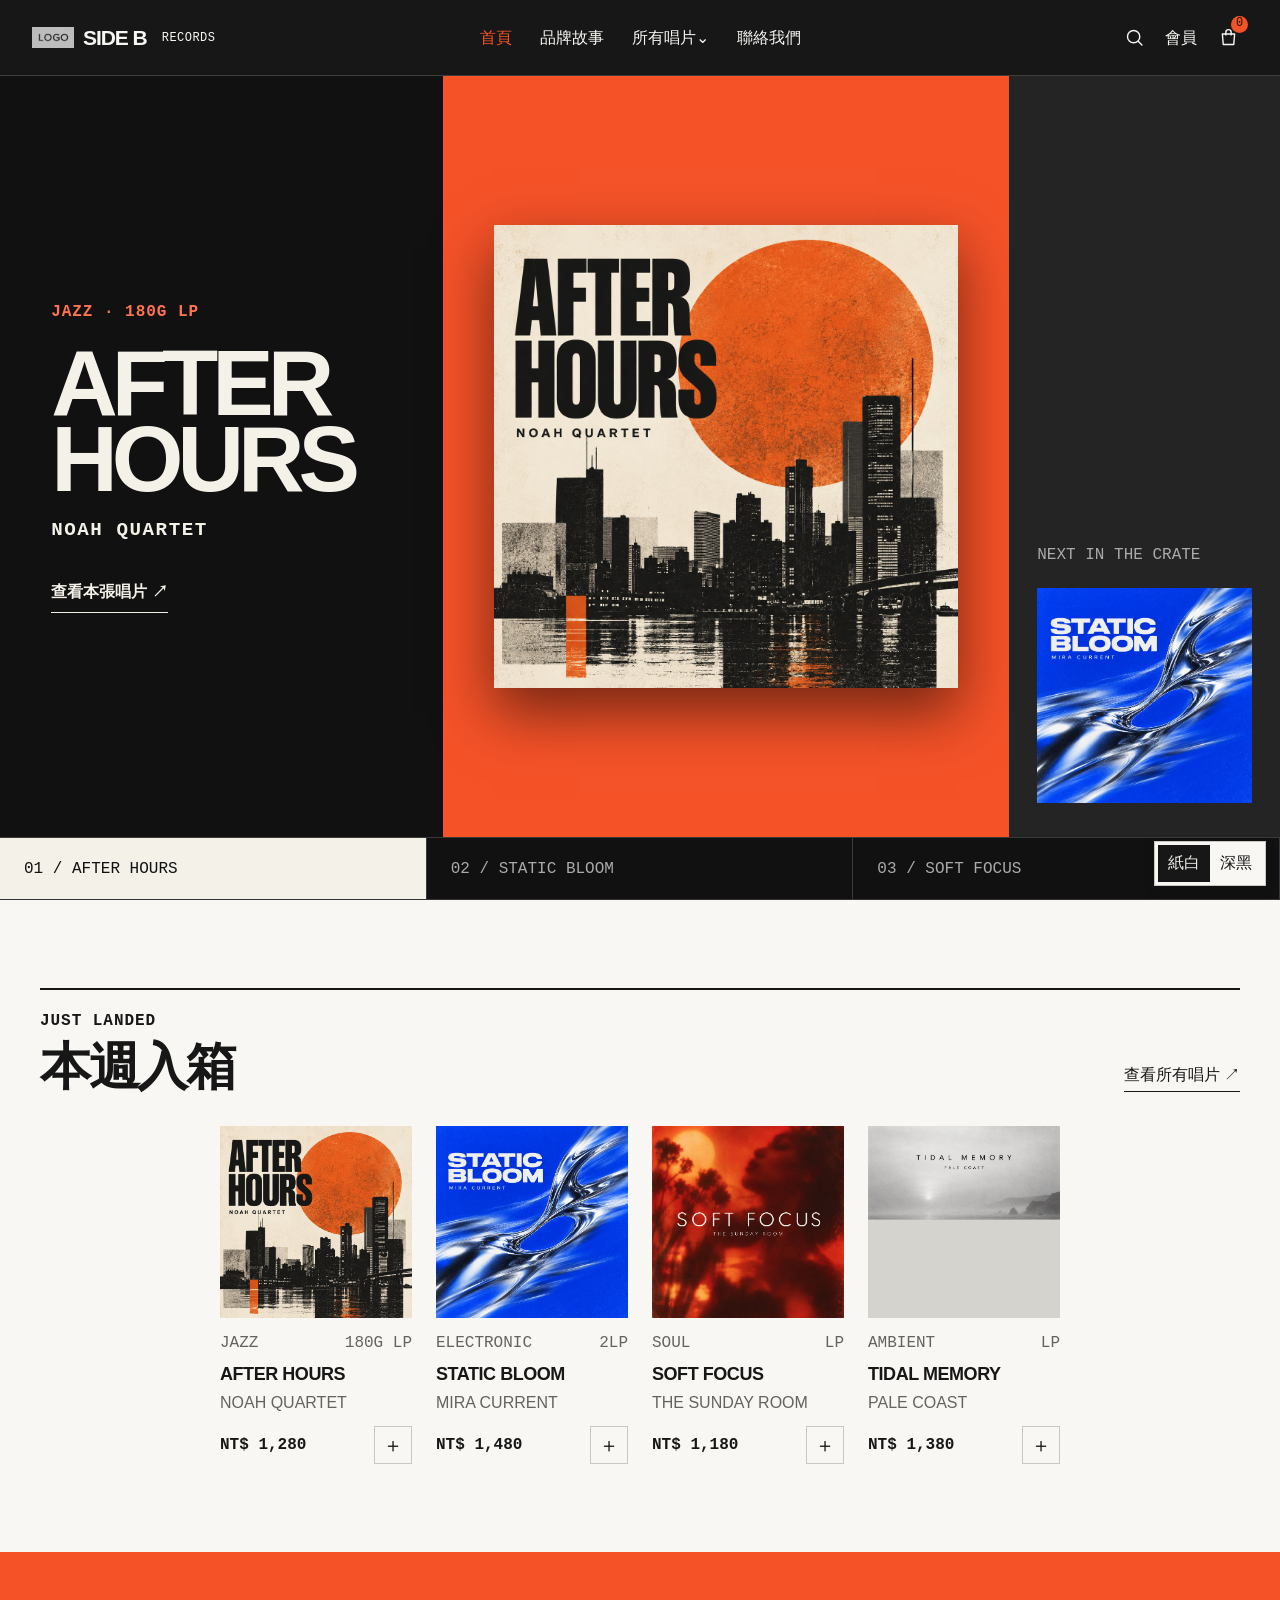
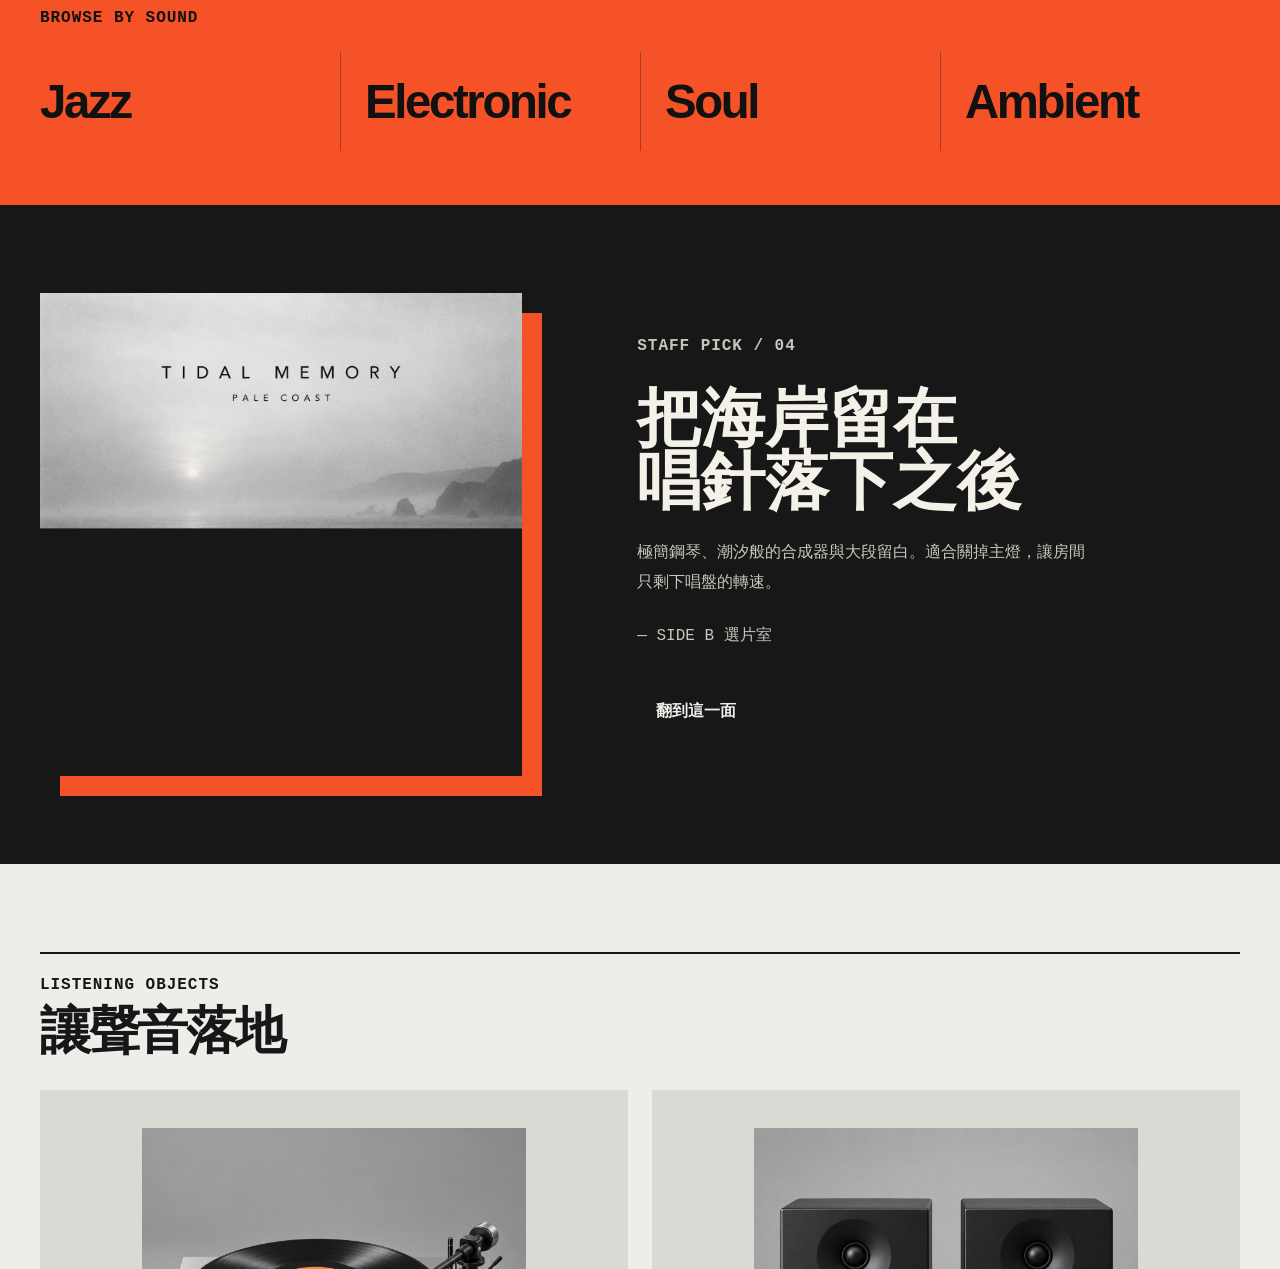
<file: index.html>
<!doctype html><html lang="zh-Hant"><head><meta charset="utf-8"><meta name="viewport" content="width=device-width,initial-scale=1"><meta http-equiv="refresh" content="0;url=index/index.html"><title>SIDE B RECORDS</title></head><body><a href="index/index.html">進入 SIDE B RECORDS</a></body></html>
</file>
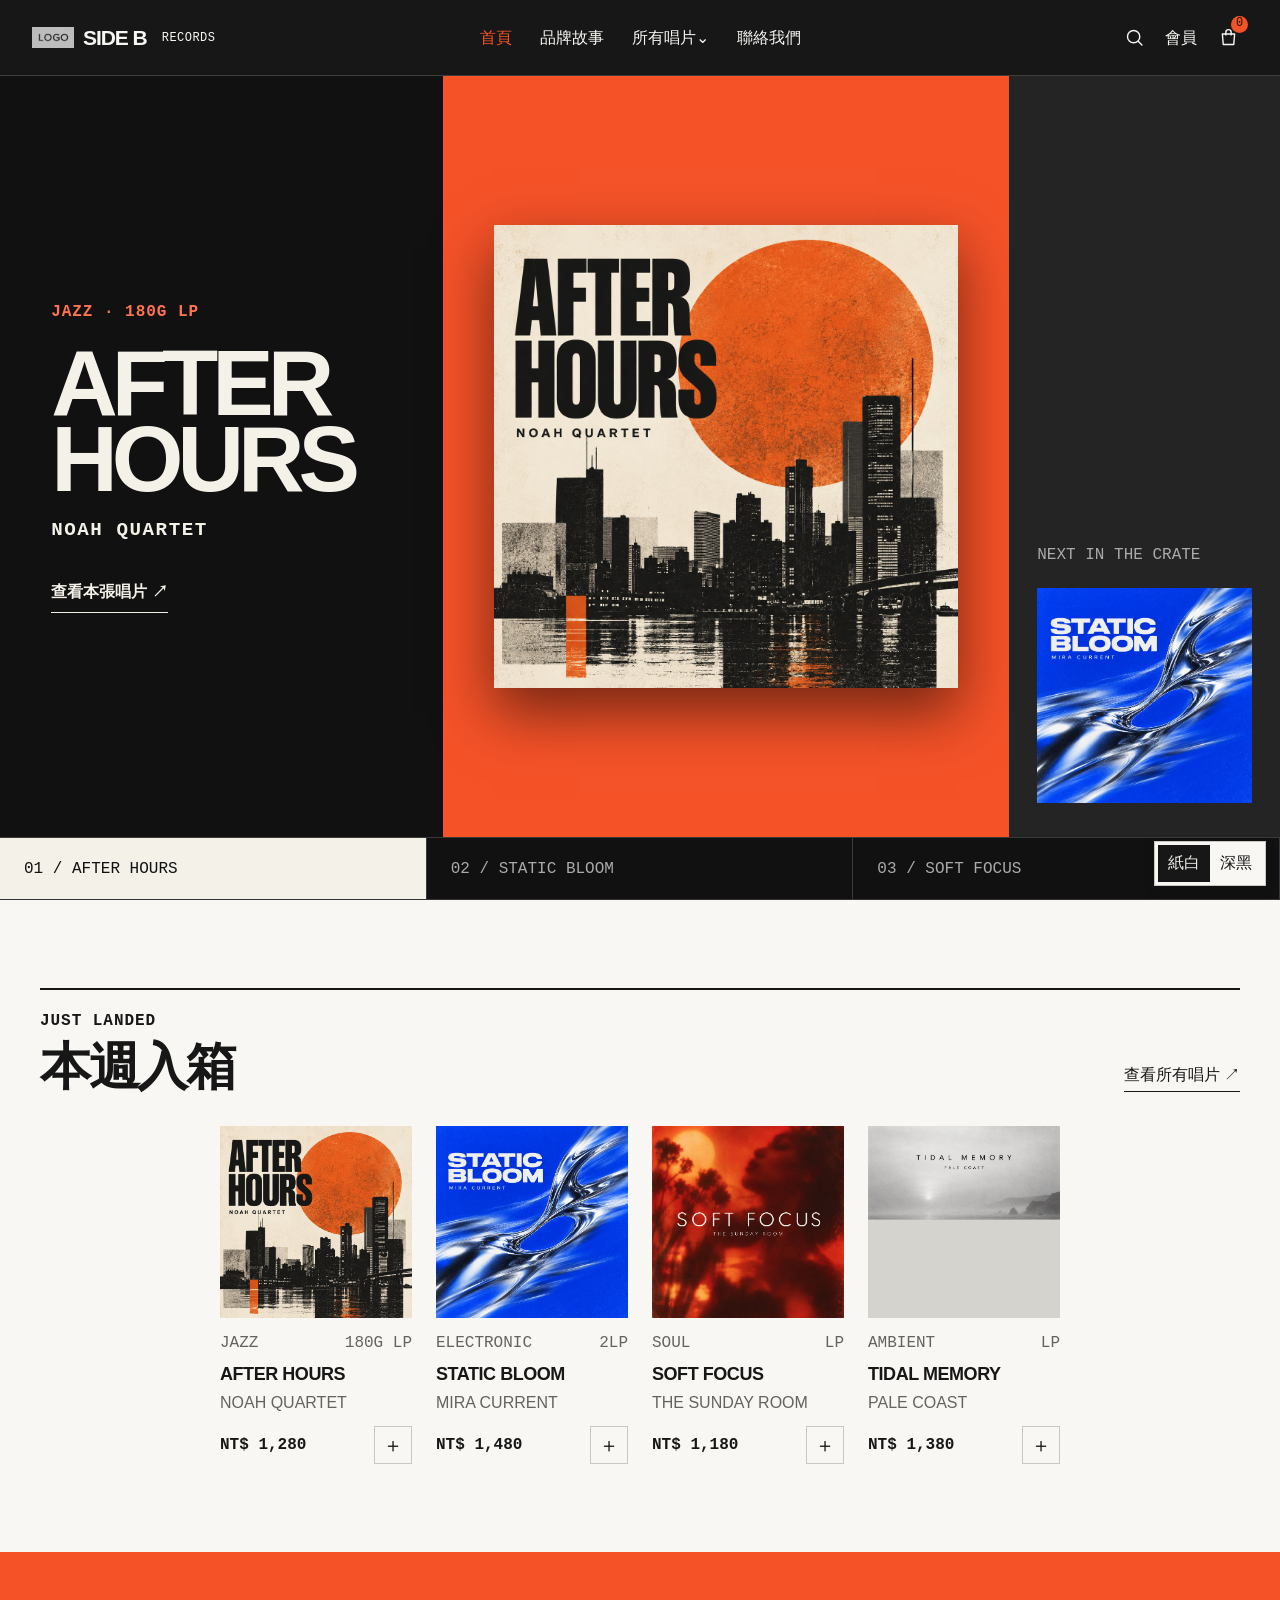
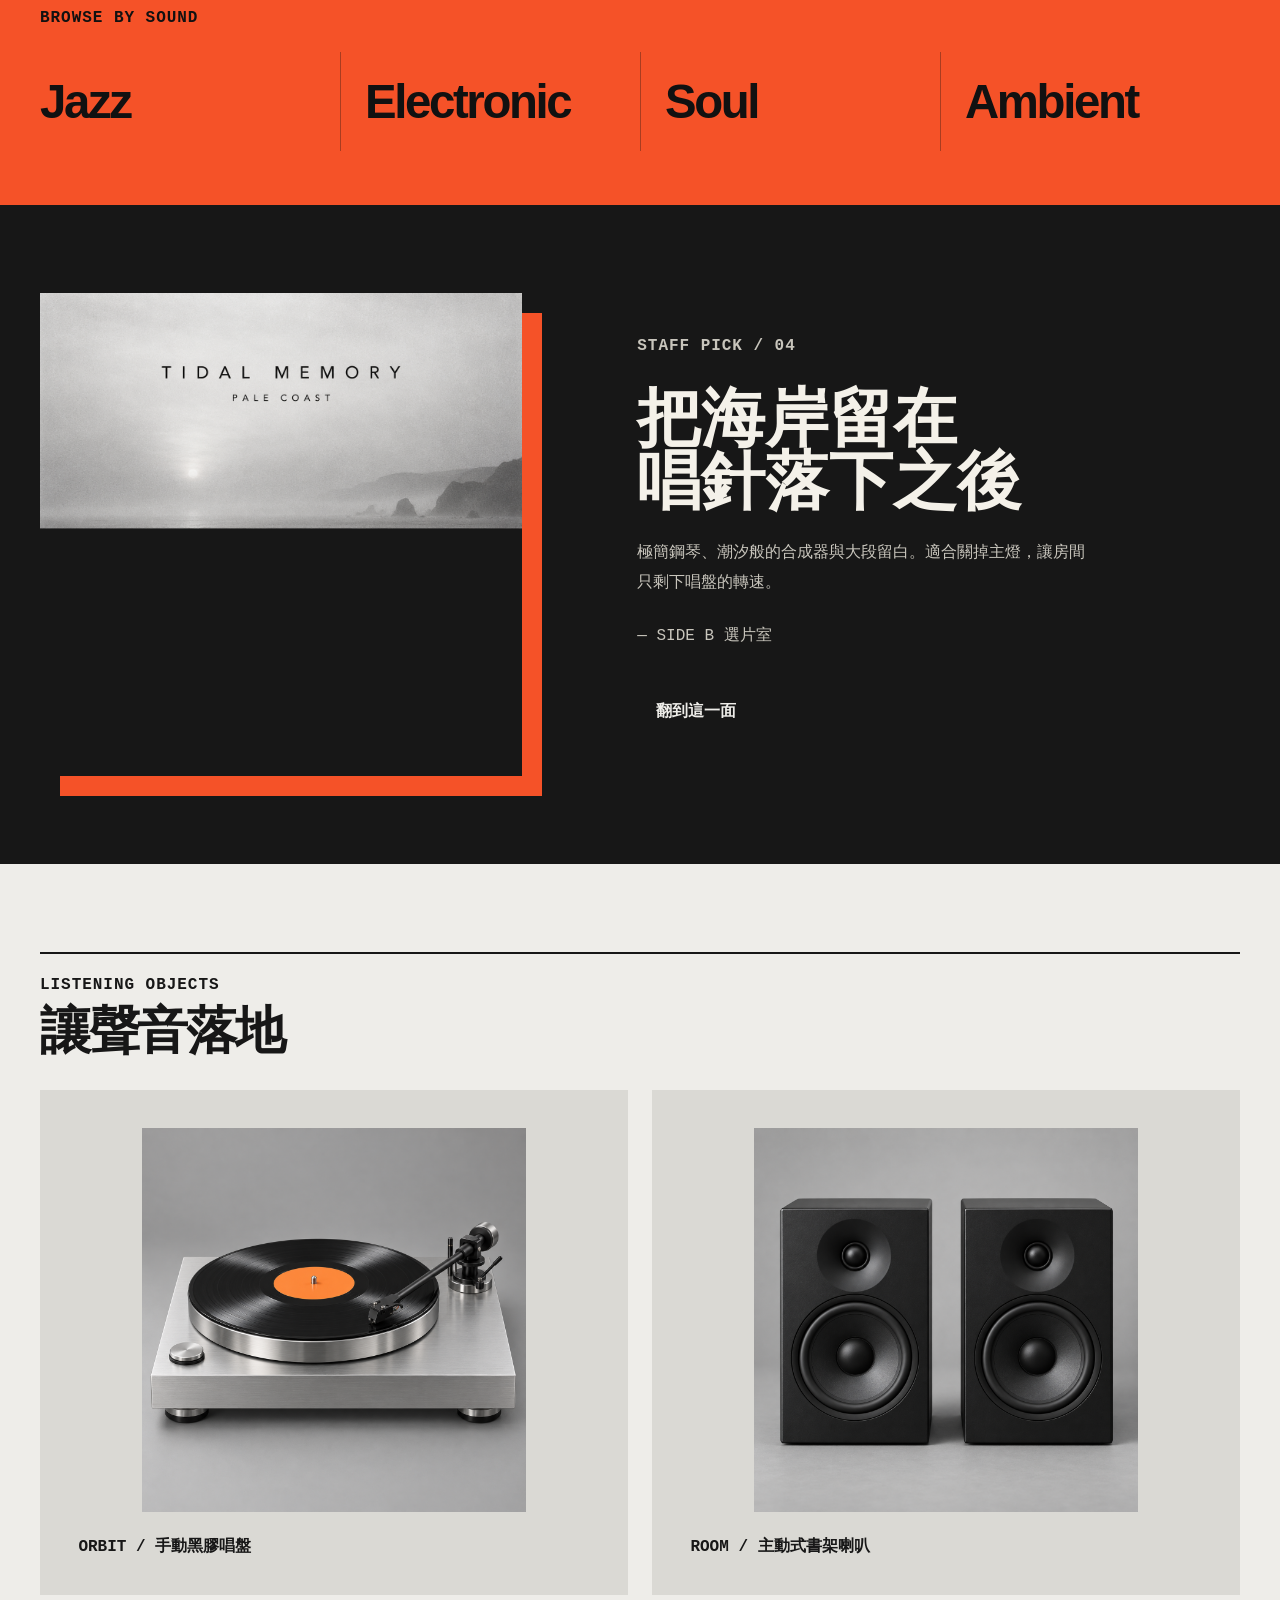
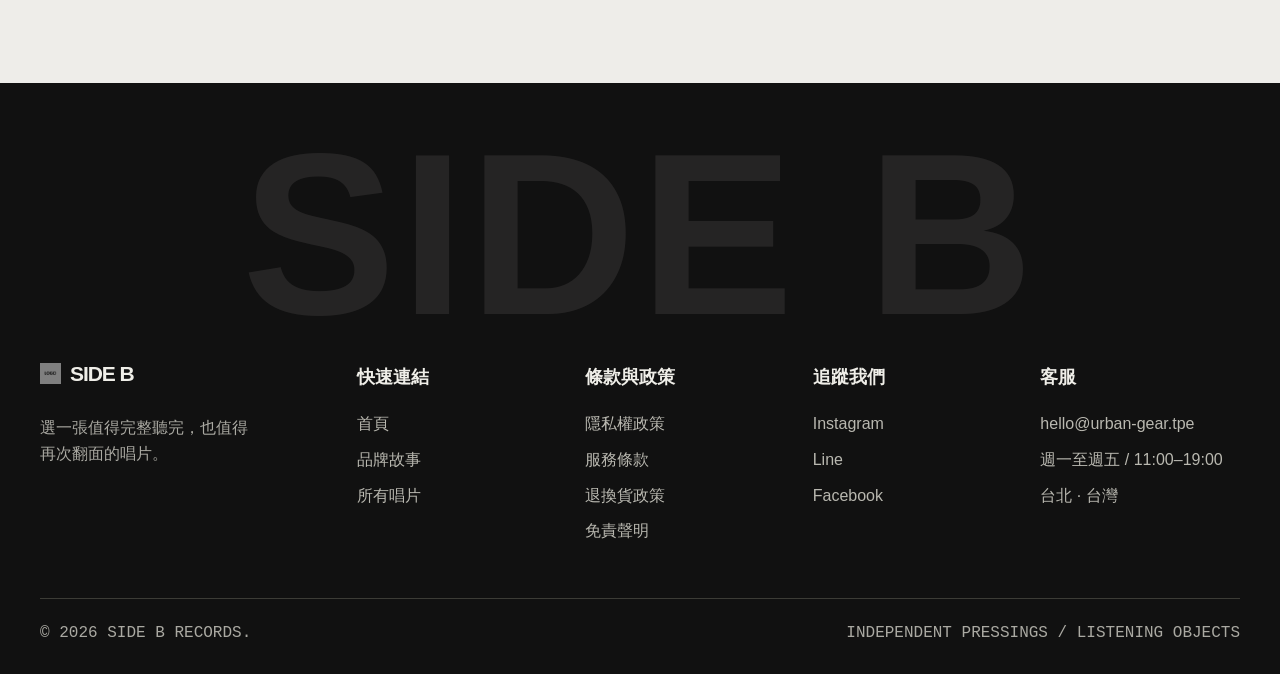
<file: index/index.html>
<!doctype html>
<html lang="zh-Hant"><head><meta charset="utf-8"><meta name="viewport" content="width=device-width,initial-scale=1"><meta name="description" content="SIDE B RECORDS，獨立黑膠唱片與聆聽器材選品。"><title>SIDE B RECORDS — Play the other side</title><link rel="stylesheet" href="../css/base.css"><link rel="stylesheet" href="../css/index.css"><script defer src="../assets/js/theme-switcher.js"></script><script defer src="../assets/js/core.js"></script></head>
<body data-page="home"><header id="siteHeader"></header><main>
  <section class="record-hero" aria-label="本期選片"><div class="hero-copy"><p class="eyebrow" id="heroGenre">MODERN JAZZ · LP</p><h1 id="heroTitle">AFTER<br>HOURS</h1><p id="heroArtist">NOAH QUARTET</p><a class="text-link" id="heroLink" href="../product-detail/product-detail.html?id=after-hours">查看本張唱片 ↗</a></div><button class="hero-cover" id="heroMain" aria-label="下一張精選唱片"><img id="heroImage" src="../assets/images/after-hours.png" alt="After Hours 專輯封面"></button><div class="hero-next"><p>NEXT IN THE CRATE</p><img id="heroNextImage" src="../assets/images/static-bloom.png" alt="下一張專輯封面"></div><div class="hero-tabs" id="heroTabs" aria-label="切換精選唱片"></div></section>
  <section class="section arrivals"><div class="shell"><div class="section-head"><div><p class="eyebrow">JUST LANDED</p><h2>本週入箱</h2></div><a href="../product/product.html">查看所有唱片 ↗</a></div><div class="product-grid" id="newGrid"></div></div></section>
  <section class="genre-strip"><div class="shell"><p class="eyebrow">BROWSE BY SOUND</p><div class="genre-links"><a href="../product/product.html?genre=Jazz">Jazz</a><a href="../product/product.html?genre=Electronic">Electronic</a><a href="../product/product.html?genre=Soul">Soul</a><a href="../product/product.html?genre=Ambient">Ambient</a></div></div></section>
  <section class="staff-pick section"><div class="shell staff-layout"><div class="staff-image"><img src="../assets/images/tidal-memory.png" alt="Tidal Memory 專輯封面"></div><div class="staff-note"><p class="eyebrow">STAFF PICK / 04</p><h2>把海岸留在<br>唱針落下之後</h2><p>極簡鋼琴、潮汐般的合成器與大段留白。適合關掉主燈，讓房間只剩下唱盤的轉速。</p><p class="staff-sign">— SIDE B 選片室</p><a class="button primary" href="../product-detail/product-detail.html?id=tidal-memory">翻到這一面</a></div></div></section>
  <section class="gear section"><div class="shell"><div class="section-head"><div><p class="eyebrow">LISTENING OBJECTS</p><h2>讓聲音落地</h2></div></div><div class="gear-grid"><a class="gear-card" href="../product-detail/product-detail.html?id=orbit-turntable"><img src="../assets/images/turntable.png" alt="Orbit 唱盤"><span>ORBIT / 手動黑膠唱盤</span></a><a class="gear-card" href="../product-detail/product-detail.html?id=room-speakers"><img src="../assets/images/speakers.png" alt="Room 書架喇叭"><span>ROOM / 主動式書架喇叭</span></a></div></div></section>
</main><footer id="siteFooter"></footer><div id="uiMount"></div></body></html>
</file>
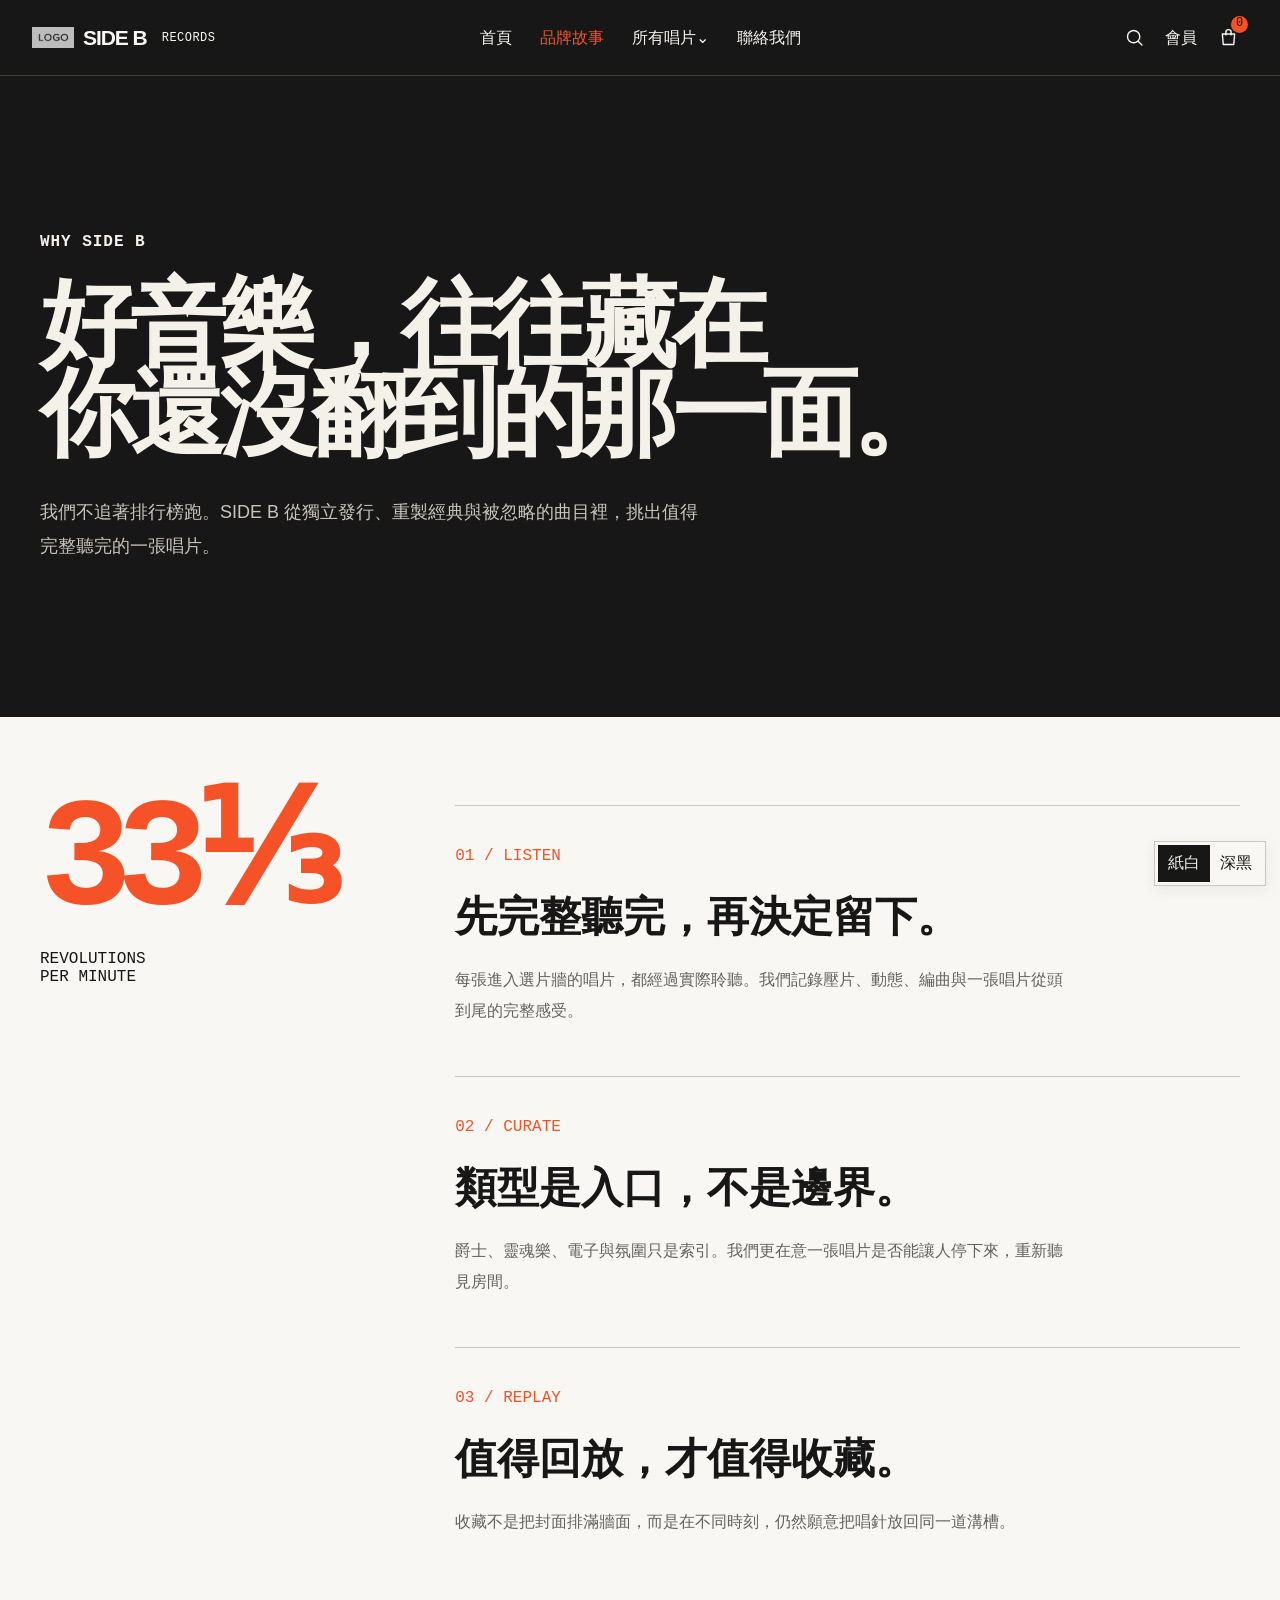
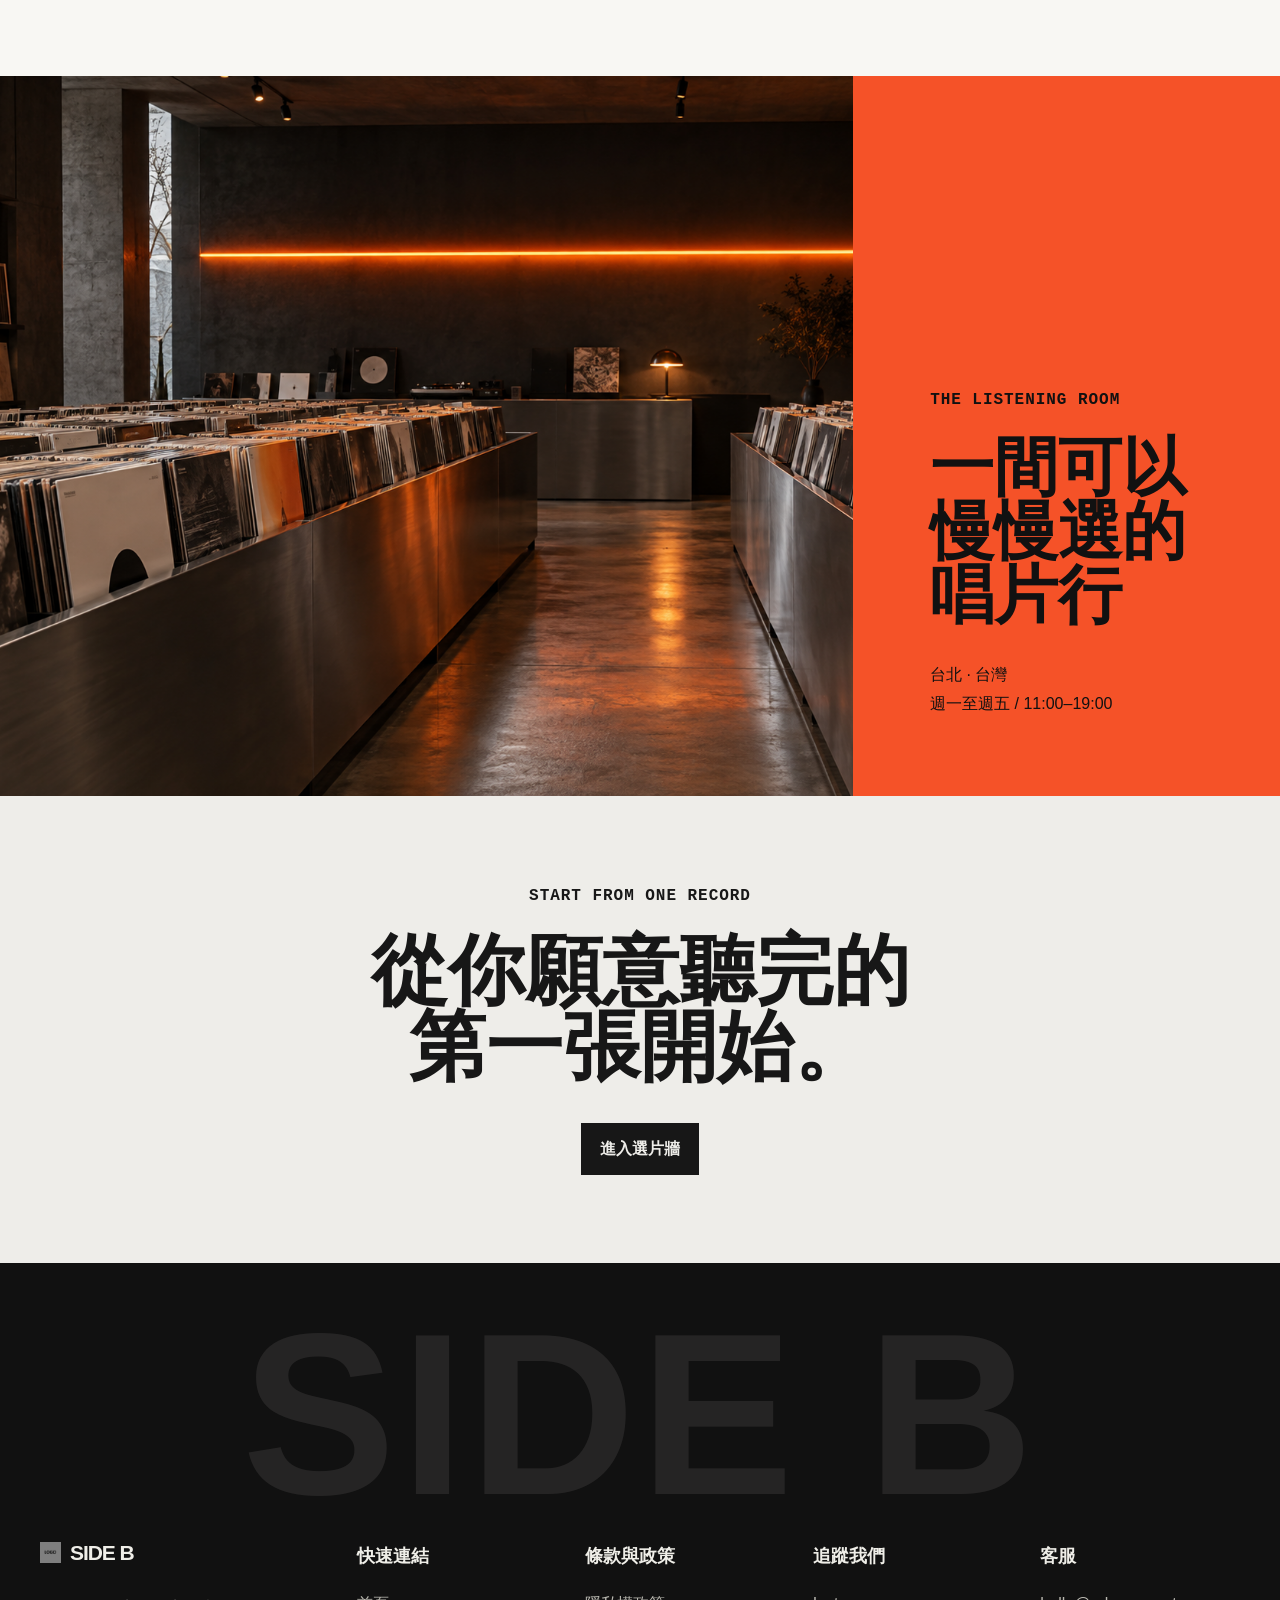
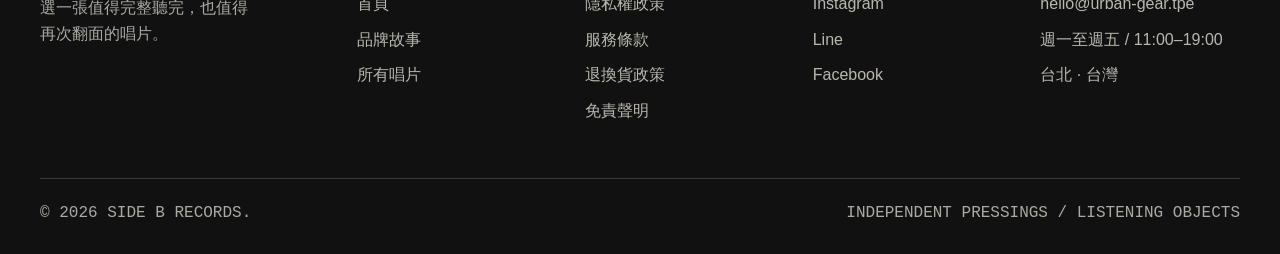
<file: about/about.html>
<!doctype html><html lang="zh-Hant"><head><meta charset="utf-8"><meta name="viewport" content="width=device-width,initial-scale=1"><meta name="description" content="SIDE B RECORDS 品牌故事。"><title>品牌故事 — SIDE B RECORDS</title><link rel="stylesheet" href="../css/base.css"><link rel="stylesheet" href="../css/about.css"><script defer src="../assets/js/theme-switcher.js"></script><script defer src="../assets/js/core.js"></script></head><body data-page="about"><header id="siteHeader"></header><main>
<section class="about-hero"><div class="shell"><p class="eyebrow">WHY SIDE B</p><h1>好音樂，往往藏在<br>你還沒翻到的那一面。</h1><p>我們不追著排行榜跑。SIDE B 從獨立發行、重製經典與被忽略的曲目裡，挑出值得完整聽完的一張唱片。</p></div></section>
<section class="manifesto section"><div class="shell manifesto-grid"><aside><span>33⅓</span><p>REVOLUTIONS<br>PER MINUTE</p></aside><div><article><b>01 / LISTEN</b><h2>先完整聽完，再決定留下。</h2><p>每張進入選片牆的唱片，都經過實際聆聽。我們記錄壓片、動態、編曲與一張唱片從頭到尾的完整感受。</p></article><article><b>02 / CURATE</b><h2>類型是入口，不是邊界。</h2><p>爵士、靈魂樂、電子與氛圍只是索引。我們更在意一張唱片是否能讓人停下來，重新聽見房間。</p></article><article><b>03 / REPLAY</b><h2>值得回放，才值得收藏。</h2><p>收藏不是把封面排滿牆面，而是在不同時刻，仍然願意把唱針放回同一道溝槽。</p></article></div></div></section>
<section class="shop-scene"><img src="../assets/images/record-store.png" alt="SIDE B 唱片選品空間"><div><p class="eyebrow">THE LISTENING ROOM</p><h2>一間可以慢慢選的唱片行</h2><p>台北 · 台灣<br>週一至週五 / 11:00–19:00</p></div></section>
<section class="about-cta section"><div class="shell"><p class="eyebrow">START FROM ONE RECORD</p><h2>從你願意聽完的<br>第一張開始。</h2><a class="button primary" href="../product/product.html">進入選片牆</a></div></section>
</main><footer id="siteFooter"></footer><div id="uiMount"></div></body></html>
</file>
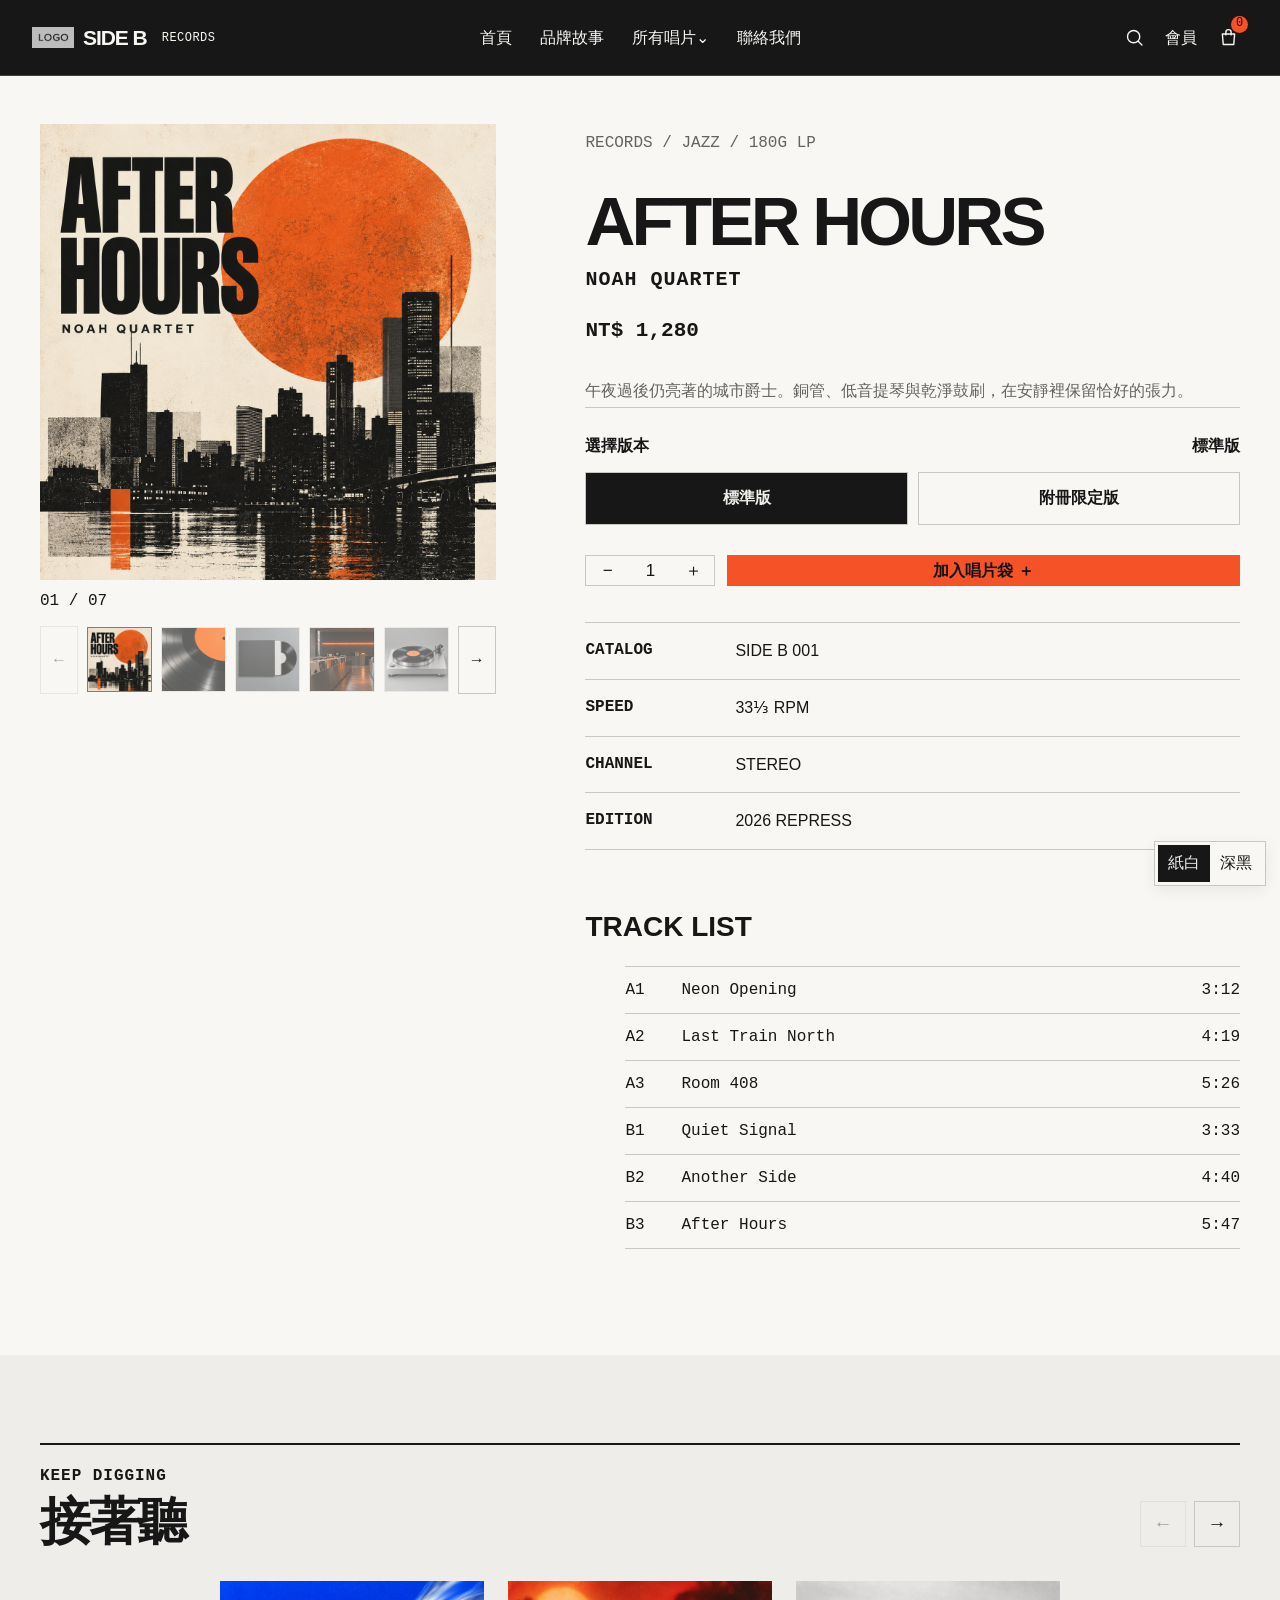
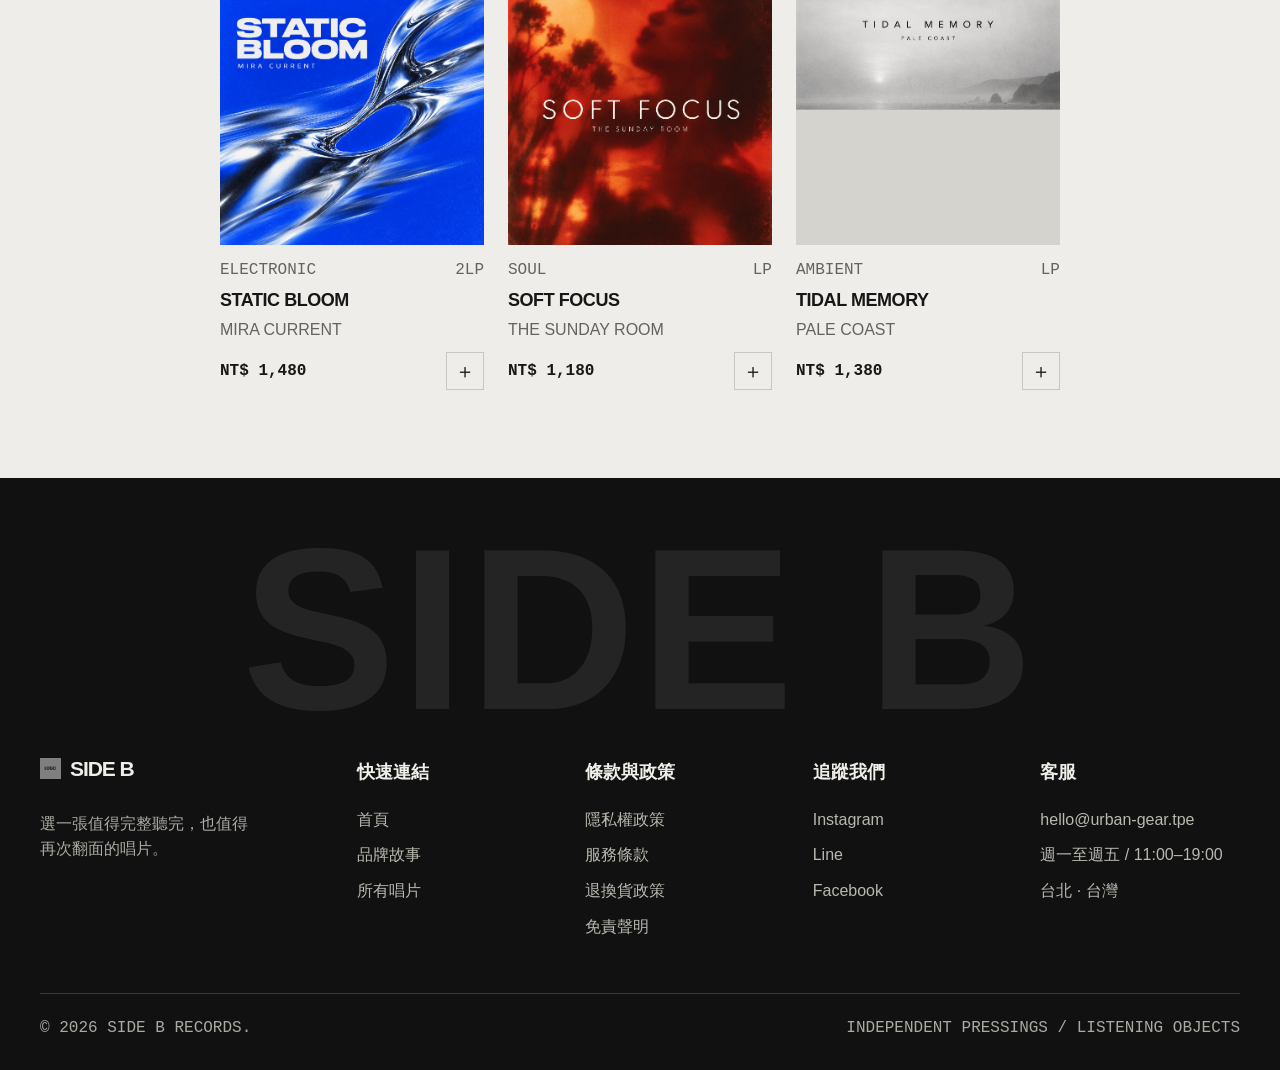
<file: product-detail/product-detail.html>
<!doctype html><html lang="zh-Hant"><head><meta charset="utf-8"><meta name="viewport" content="width=device-width,initial-scale=1"><meta name="description" content="SIDE B RECORDS 商品詳情。"><title>商品詳情 — SIDE B RECORDS</title><link rel="stylesheet" href="../css/base.css"><link rel="stylesheet" href="../css/product.css"><script defer src="../assets/js/theme-switcher.js"></script><script defer src="../assets/js/core.js"></script></head><body data-page="detail"><header id="siteHeader"></header><main><div id="detailMount"></div><section class="recommend section"><div class="shell"><div class="section-head"><div><p class="eyebrow">KEEP DIGGING</p><h2>接著聽</h2></div><div class="rec-actions"><button id="recPrev" aria-label="上一件推薦商品">←</button><button id="recNext" aria-label="下一件推薦商品">→</button></div></div><div class="rec-viewport"><div class="rec-track" id="recTrack"></div></div></div></section></main><footer id="siteFooter"></footer><div id="uiMount"></div></body></html>
</file>
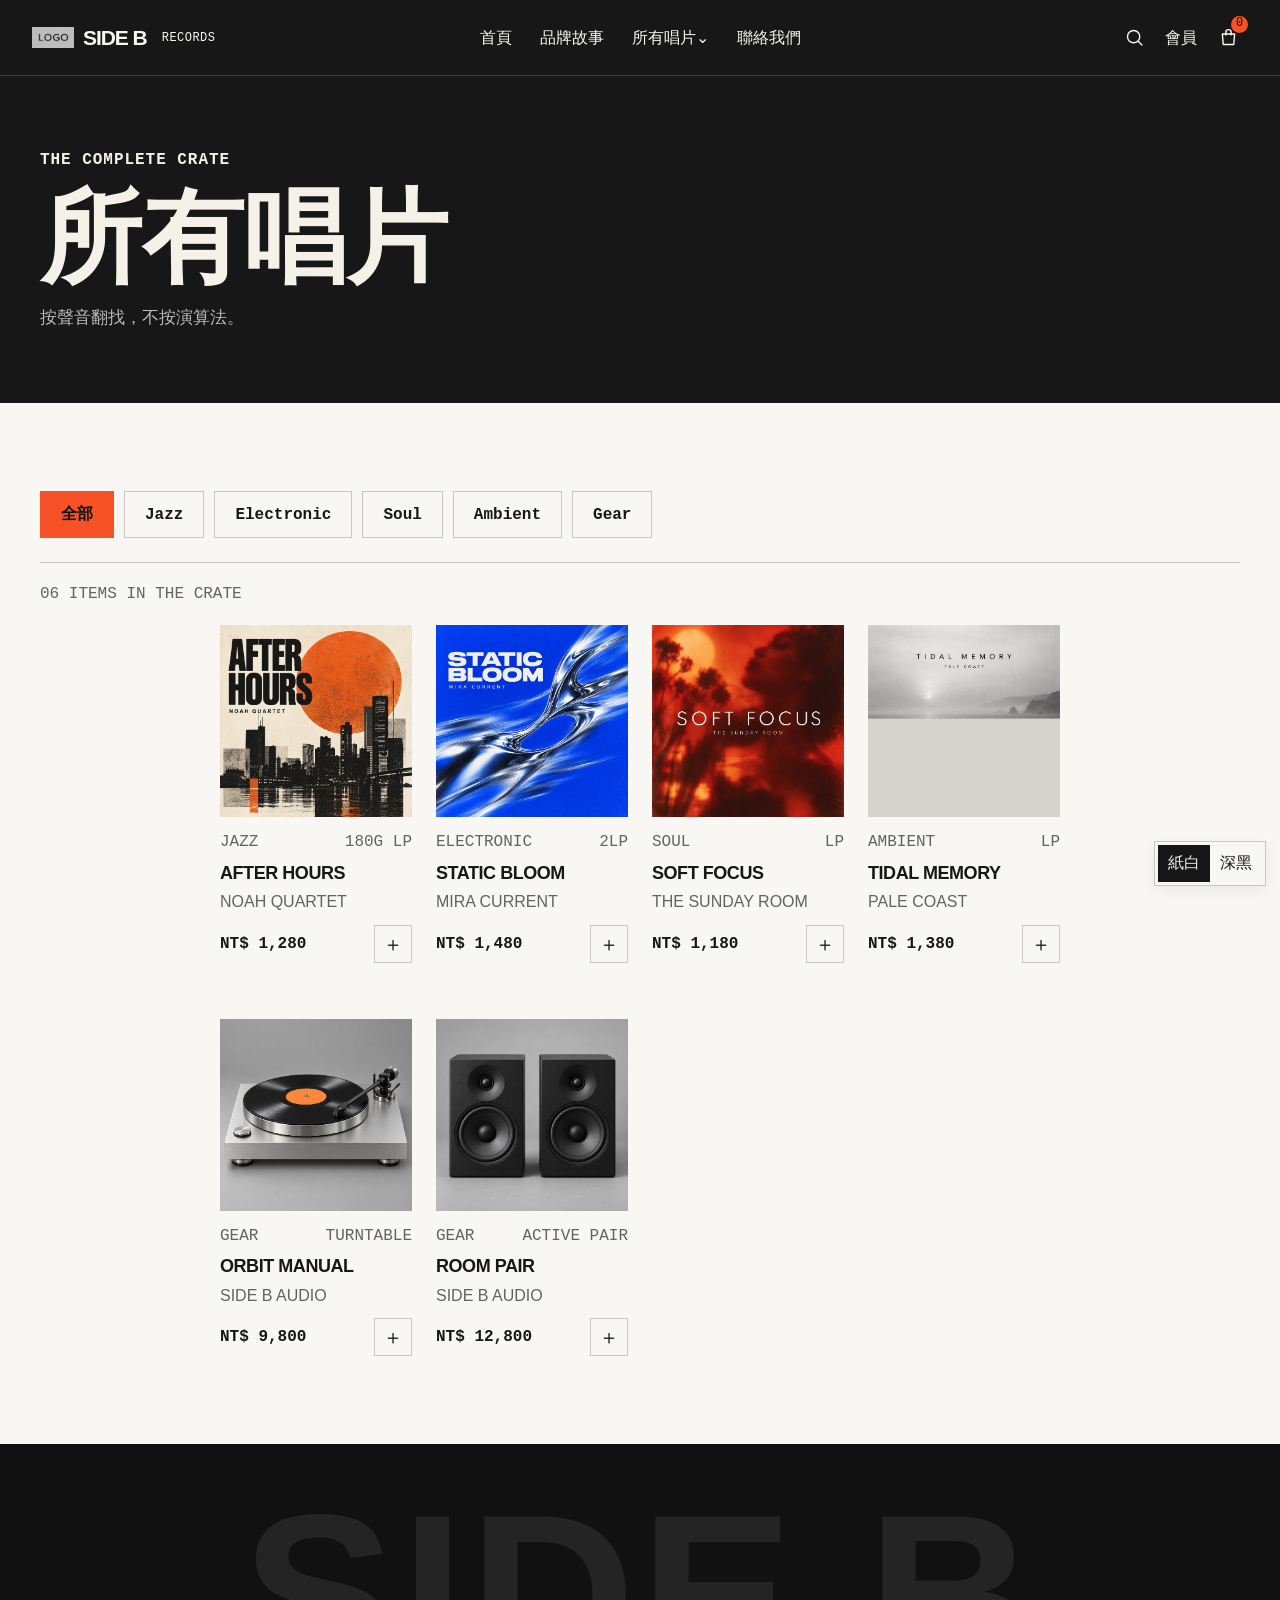
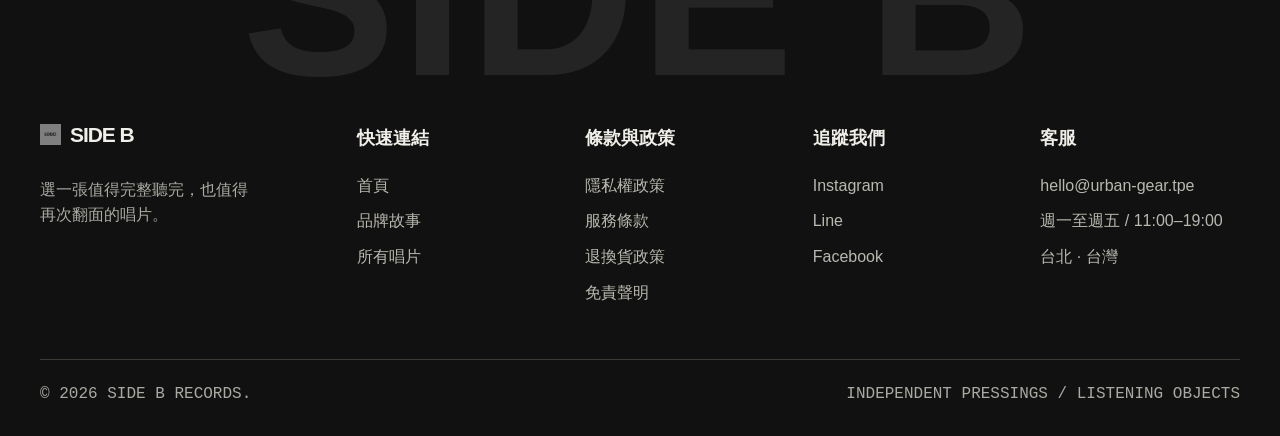
<file: product/product.html>
<!doctype html><html lang="zh-Hant"><head><meta charset="utf-8"><meta name="viewport" content="width=device-width,initial-scale=1"><meta name="description" content="SIDE B RECORDS 所有唱片與聆聽器材。"><title>所有唱片 — SIDE B RECORDS</title><link rel="stylesheet" href="../css/base.css"><link rel="stylesheet" href="../css/product.css"><script defer src="../assets/js/theme-switcher.js"></script><script defer src="../assets/js/core.js"></script></head><body data-page="product"><header id="siteHeader"></header><main><section class="catalog-head"><div class="shell"><p class="eyebrow">THE COMPLETE CRATE</p><h1>所有唱片</h1><p>按聲音翻找，不按演算法。</p></div></section><section class="catalog section"><div class="shell"><div class="filter-bar" id="filterBar" aria-label="商品分類"></div><p class="result-count" id="resultCount"></p><div class="product-grid catalog-grid" id="catalogGrid"></div></div></section></main><footer id="siteFooter"></footer><div id="uiMount"></div></body></html>
</file>
<file: css/base.css>
:root{--paper:#eeede9;--surface:#f8f7f3;--ink:#171717;--muted:#64635f;--line:#c8c7c1;--accent:#f55228;--on-accent:#151515;--head:76px;--max:1280px;--mono:Consolas,'Liberation Mono',monospace;--ease:cubic-bezier(.22,.7,.2,1)}
*{box-sizing:border-box}html{scroll-behavior:smooth;scroll-padding-top:90px}body{margin:0;background:var(--paper);color:var(--ink);font:16px/1.6 Arial,'PingFang TC','Microsoft JhengHei',sans-serif}body.no-scroll{overflow:hidden}body[data-theme=night]{--paper:#181818;--surface:#222;--ink:#f0efe9;--muted:#afaea8;--line:#41413d}a{color:inherit;text-decoration:none}button,input{font:inherit;color:inherit}button{cursor:pointer;border:0;background:none}button:disabled{cursor:default;opacity:.35}img{display:block;max-width:100%;height:auto}h1,h2,h3,p,figure,dl,dd{margin:0}ul{margin:0;padding:0;list-style:none}[hidden]{display:none!important}:focus-visible{outline:2px solid var(--accent);outline-offset:4px}.shell{width:min(var(--max),calc(100% - 80px));margin-inline:auto}.section{padding-block:88px}.eyebrow{font:700 14px/1.5 var(--mono);letter-spacing:.06em;text-transform:uppercase}.muted{color:var(--muted)}.section-heading{display:flex;align-items:end;justify-content:space-between;gap:24px;margin-bottom:32px;border-top:2px solid var(--ink);padding-top:20px}.section-heading h2{font-size:clamp(28px,3.5vw,48px);line-height:1.12;letter-spacing:-.045em}.section-heading .eyebrow{margin-bottom:8px;color:var(--muted)}.text-link{border-bottom:1px solid;padding-bottom:3px;font-size:14px;white-space:nowrap}.button{display:inline-flex;align-items:center;justify-content:space-between;gap:30px;min-height:48px;padding:12px 18px;border:1px solid var(--ink);font-weight:700;font-size:14px}.button.primary{background:var(--ink);color:var(--paper)}.button:hover{background:var(--accent);border-color:var(--accent);color:#141414}
.site-header{height:var(--head);position:sticky;top:0;z-index:5000;background:#171717;color:#f8f7f3;display:grid;grid-template-columns:1fr auto 1fr;align-items:center;padding-inline:32px;border-bottom:1px solid #3f3f3a}.brand{display:inline-flex;align-items:center;gap:9px;width:max-content;white-space:nowrap}.brand img{height:21px;width:auto;object-fit:contain}.brand-name{font-size:21px;line-height:1;font-weight:900;letter-spacing:-.05em}.brand-sub{font:12px var(--mono);margin-left:6px;letter-spacing:.04em}.desktop-nav{display:flex;align-items:center;gap:28px;font-size:14px}.desktop-nav>a[aria-current]{color:var(--accent)}.nav-group,.member-menu{position:relative}.nav-group>button{padding:24px 0}.dropdown{position:absolute;top:100%;left:0;min-width:170px;background:var(--surface);color:var(--ink);border:1px solid var(--line);padding:7px;box-shadow:0 12px 32px #0002;z-index:20}.dropdown a,.dropdown button{display:block;text-align:left;padding:10px 12px;width:100%;font-size:14px}.dropdown a:hover,.dropdown button:hover{background:var(--accent);color:#171717}.header-actions{display:flex;align-items:center;justify-self:end;gap:4px}.icon-button{display:grid;place-items:center;position:relative;width:40px;height:44px;padding:8px}.icon-button svg{width:21px;height:21px;fill:none;stroke:currentColor;stroke-width:1.6;stroke-linecap:round;stroke-linejoin:round}.bag-count{position:absolute;right:0;top:0;font:12px var(--mono);background:var(--accent);color:#171717;border-radius:50%;min-width:17px;height:17px;text-align:center}.member-trigger{font-size:14px;height:44px;padding:0 7px}.member-menu .dropdown{left:auto;right:0}.mobile-toggle{display:none}
.product-grid{display:grid;grid-template-columns:repeat(4,minmax(0,1fr));gap:24px}.product-card{min-width:0}.card-image{display:block;aspect-ratio:1;background:#d4d3ce;overflow:hidden}.card-image img{height:100%;width:100%;object-fit:cover;transition:transform .45s var(--ease)}.product-card:hover .card-image img{transform:scale(1.025)}.card-meta{display:flex;justify-content:space-between;gap:6px;margin-top:14px;font:12px/1.4 var(--mono);color:var(--muted);text-transform:uppercase}.card-title{display:block;margin-top:8px}.card-title h3{font-size:18px;line-height:1.25;overflow-wrap:anywhere;letter-spacing:-.025em}.card-artist{font-size:14px;margin-top:5px;color:var(--muted)}.card-bottom{display:flex;justify-content:space-between;gap:12px;align-items:center;margin-top:10px}.price{font:700 14px var(--mono)}.card-add{border:1px solid var(--line);width:38px;height:38px;font-size:20px}.card-add:hover{background:var(--accent);color:#171717;border-color:var(--accent)}
.site-footer{background:#111;color:#efeee8;padding:62px 0 28px}.footer-grid{display:grid;grid-template-columns:1.45fr repeat(4,minmax(0,1fr));gap:28px}.footer-brand img{width:21px;height:21px}.footer-brand>p{font-size:14px;color:#aaa9a2;margin-top:24px;max-width:220px}.footer-column{display:flex;align-items:flex-start;flex-direction:column;gap:10px;min-width:0;font-size:14px}.footer-column h3{font-size:15px;margin-bottom:10px}.footer-column p,.footer-column a,.footer-column span{color:#b9b8b0;overflow-wrap:anywhere}.footer-column a:hover{color:var(--accent)}.footer-bottom{display:flex;justify-content:space-between;gap:24px;border-top:1px solid #3c3c36;padding-top:22px;margin-top:54px;color:#aaa9a2;font:12px/1.6 var(--mono)}.footer-statement{margin-bottom:38px;font-size:clamp(42px,9vw,128px);line-height:.85;font-weight:900;letter-spacing:-.07em;color:#efeee8}
.overlay{position:fixed;inset:0;z-index:90000;display:flex;justify-content:flex-end;background:#0009;opacity:1;visibility:visible;transition:opacity .35s,visibility 0s}.overlay[hidden]{display:flex!important;opacity:0;visibility:hidden;pointer-events:none;transition:opacity .35s,visibility 0s .4s}.panel{width:min(490px,100%);height:100%;overflow-y:auto;overscroll-behavior:contain;background:var(--paper);padding:28px;transform:translateX(0);transition:transform .4s var(--ease)}.overlay[hidden] .panel{transform:translateX(100%)}.drawer-overlay{justify-content:flex-start}.drawer-overlay[hidden] .panel{transform:translateX(-100%)}.panel-heading{display:flex;align-items:center;justify-content:space-between;gap:14px;margin-bottom:28px;padding-bottom:18px;border-bottom:1px solid var(--line)}.panel-heading h2{font-size:25px}.panel-close{width:44px;height:44px;flex-shrink:0;border:1px solid var(--line);font-size:27px}.drawer-nav>a,.drawer-nav summary{display:block;padding:16px 0;border-bottom:1px solid var(--line);font-size:17px}.drawer-nav details a{display:block;padding:12px 18px;font-size:15px}.search-input{width:100%;background:transparent;border:0;border-bottom:2px solid var(--ink);padding:12px 0;margin:12px 0 26px;font-size:18px}.mini-product{display:grid;grid-template-columns:70px minmax(0,1fr);gap:14px;border-bottom:1px solid var(--line);padding:16px 0}.mini-product img{width:70px;height:70px;object-fit:cover}.mini-copy h3{font-size:16px;line-height:1.3}.mini-copy p{font-size:14px;color:var(--muted)}.mini-actions{display:flex;align-items:center;gap:12px;margin-top:12px}.mini-actions button{min-width:32px;height:34px;border:1px solid var(--line)}.mini-actions .remove{border:0;margin-left:auto;font-size:14px;text-decoration:underline}.bag-total{display:flex;justify-content:space-between;padding-block:24px}.bag-note,.empty{font-size:14px;color:var(--muted)}.empty{padding:24px 0}.theme-switcher{position:fixed;bottom:14px;right:14px;z-index:7000;background:var(--surface);padding:3px;border:1px solid var(--line);display:flex;box-shadow:0 4px 15px #0001}.theme-switcher button{font:12px var(--mono);padding:8px 10px}.theme-switcher button[aria-pressed=true]{background:var(--ink);color:var(--paper)}.toast{position:fixed;left:50%;bottom:70px;transform:translate(-50%,20px);opacity:0;pointer-events:none;z-index:120000;background:var(--ink);color:var(--paper);padding:12px 20px;font-size:14px;max-width:90vw;transition:.2s}.toast.visible{opacity:1;transform:translate(-50%,0)}
@media(max-width:1100px){.site-header{grid-template-columns:1fr auto}.desktop-nav{display:none}.mobile-toggle{display:grid}.brand-sub{display:none}.footer-grid{grid-template-columns:repeat(2,minmax(0,1fr))}.footer-brand{grid-column:1/-1}.product-grid{grid-template-columns:repeat(3,minmax(0,1fr))}.shell{width:calc(100% - 48px)}}
@media(max-width:800px){:root{--head:66px}.product-grid{grid-template-columns:repeat(2,minmax(0,1fr))}.section{padding-block:60px}}
@media(max-width:600px){.shell{width:calc(100% - 32px)}.site-header{padding-inline:12px}.brand img{height:18px}.brand-name{font-size:18px}.header-actions{gap:0}.icon-button{width:34px}.member-trigger{font-size:14px;padding-inline:5px}.section-heading{align-items:start;gap:12px}.section-heading h2{font-size:30px}.section-heading .text-link{font-size:14px;margin-top:8px}.product-grid{gap:25px 14px}.card-title h3{font-size:16px}.card-meta{font-size:12px;flex-wrap:wrap}.card-artist{font-size:14px;min-height:22px}.footer-grid{gap:34px 20px}.footer-column:nth-child(2){order:1}.footer-column:nth-child(4){order:2}.footer-column:nth-child(3){order:3}.footer-column:nth-child(5){order:4}.footer-bottom{display:block}.footer-bottom span{display:block;margin-top:8px}.site-footer{padding-bottom:70px}.panel{padding:22px}.theme-switcher{right:8px;bottom:8px}.footer-statement{font-size:17vw}}
@media(prefers-reduced-motion:reduce){*,*::before,*::after{scroll-behavior:auto!important;transition-duration:.01ms!important;transition-delay:0s!important;animation:none!important}}
.section-head{display:flex;align-items:flex-end;justify-content:space-between;gap:24px;margin-bottom:34px;border-top:2px solid var(--ink);padding-top:19px}.section-head h2{font-size:clamp(32px,4vw,54px);line-height:1;letter-spacing:-.045em;margin-top:8px}.section-head>a{font-size:14px;border-bottom:1px solid;padding-bottom:4px}.drawer-nav>button{display:block;width:100%;text-align:left;padding:16px 0;border-bottom:1px solid var(--line);font-size:17px}

/* 套版字級規格：資訊文字至少 16px，小標題 16–18px；更換內容時請勿用縮字解決溢出。 */
.eyebrow,.text-link,.button,.desktop-nav,.dropdown a,.dropdown button,.member-trigger,.section-head>a{font-size:16px}
.card-meta,.card-artist,.price{font-size:16px}
.footer-brand>p,.footer-column,.footer-column a,.footer-column button,.footer-column span,.footer-column p,.footer-bottom{font-size:16px}
.footer-column h3{font-size:18px}
.footer-column button{padding:0;color:#b9b8b0;text-align:left}
.footer-column button:hover{color:var(--accent)}
.footer-statement{color:rgba(239,238,232,.09);font-size:clamp(92px,18vw,250px);line-height:.78;letter-spacing:.02em;text-align:center;white-space:nowrap;overflow:hidden}
.policy-copy{color:var(--muted);font-size:16px;line-height:1.9}
.drawer-nav details a,.theme-switcher button,.toast{font-size:16px}

/* 小螢幕桌機沿用前版的緊湊商品呈現。 */
@media(min-width:601px){.product-grid{width:70%;margin-inline:auto}.rec-viewport{width:70%;margin-inline:auto}}
@media(max-width:600px){body{font-size:16px}.product-grid,.rec-viewport{width:100%}.member-trigger,.section-heading .text-link,.card-meta,.card-artist,.footer-bottom,.theme-switcher button{font-size:16px}.footer-statement{font-size:27vw;margin-bottom:42px}}
</file>
<file: css/index.css>
.record-hero{min-height:calc(100vh - var(--head));display:grid;grid-template-columns:minmax(280px,.9fr) minmax(360px,1.15fr) minmax(170px,.55fr);grid-template-rows:1fr auto;background:#111;color:#f4f1e9;border-bottom:1px solid #333;overflow:hidden}
.hero-copy{padding:clamp(44px,7vh,84px) clamp(28px,4vw,68px);align-self:center;min-width:0}.hero-copy .eyebrow{color:#ff744e}.hero-copy h1{font-size:clamp(50px,7.2vw,116px);line-height:.82;letter-spacing:-.065em;margin:22px 0}.hero-copy>p:not(.eyebrow){font:700 clamp(16px,1.5vw,22px) var(--mono);letter-spacing:.08em}.hero-copy .text-link{display:inline-block;margin-top:38px;border-bottom:1px solid currentColor;padding-bottom:7px;font-weight:700}
.hero-cover{border:0;background:var(--accent);padding:clamp(22px,4vw,64px);display:grid;place-items:center;cursor:pointer}.hero-cover img{width:min(100%,620px);aspect-ratio:1;object-fit:cover;box-shadow:0 24px 55px #0008;transition:opacity .25s,transform .4s}.hero-cover:hover img{transform:rotate(-1deg) scale(1.012)}
.hero-next{background:#242424;padding:34px 28px;display:flex;flex-direction:column;justify-content:flex-end;gap:24px}.hero-next p{font:12px var(--mono);color:#aaa}.hero-next img{width:100%;aspect-ratio:1;object-fit:cover}
.hero-tabs{grid-column:1/-1;display:grid;grid-template-columns:repeat(3,1fr);background:#111}.hero-tabs button{min-height:62px;color:#aaa;border:0;border-top:1px solid #393939;border-right:1px solid #393939;background:transparent;text-align:left;padding:0 24px;font:13px var(--mono);cursor:pointer}.hero-tabs button.active{background:#f4f1e9;color:#111}.arrivals{background:var(--surface)}
.genre-strip{background:var(--accent);color:#111;padding:54px 0}.genre-links{display:grid;grid-template-columns:repeat(4,1fr);margin-top:22px}.genre-links a{font-size:clamp(25px,3.7vw,58px);font-weight:900;letter-spacing:-.05em;border-left:1px solid #1115;padding:12px 24px}.genre-links a:first-child{border-left:0;padding-left:0}.genre-links a:hover{text-decoration:underline;text-underline-offset:8px}
.staff-pick{background:#171717;color:#f4f1e9}.staff-layout{display:grid;grid-template-columns:minmax(280px,.8fr) 1fr;gap:clamp(50px,9vw,140px);align-items:center}.staff-image img{width:100%;box-shadow:20px 20px 0 var(--accent)}.staff-note{max-width:620px}.staff-note h2{font-size:clamp(36px,5vw,76px);line-height:.98;margin:25px 0}.staff-note>p{color:#c8c5bc;line-height:1.85;max-width:52ch}.staff-sign{font-family:var(--mono);font-size:13px;margin:25px 0 34px}
.gear{background:var(--paper)}.gear-grid{display:grid;grid-template-columns:1fr 1fr;gap:24px}.gear-card{background:#dad9d4;padding:clamp(22px,3vw,50px);font:700 15px var(--mono)}.gear-card img{aspect-ratio:4/3;object-fit:contain;width:100%;margin-bottom:24px;transition:transform .35s}.gear-card:hover img{transform:translateY(-5px)}
@media(max-width:1000px){.record-hero{grid-template-columns:1fr 1fr;min-height:auto}.hero-next{display:none}.hero-tabs{grid-column:1/-1}.hero-copy{padding:70px 38px}.hero-cover{padding:38px}}
@media(max-width:700px){.record-hero{display:grid;grid-template-columns:1fr;grid-template-rows:auto}.hero-rail{display:none}.hero-copy{padding:42px 24px 34px;order:1}.hero-copy h1{font-size:56px}.hero-copy .text-link{margin-top:24px}.hero-cover{order:2;padding:24px}.hero-tabs{order:3;grid-column:1}.hero-tabs button{padding:0 12px;font-size:11px;min-height:54px}.genre-links{grid-template-columns:1fr 1fr}.genre-links a{border:0;border-top:1px solid #1115;padding:18px 0}.staff-layout{grid-template-columns:1fr}.staff-image{max-width:430px}.gear-grid{grid-template-columns:1fr}}

/* 套版字級：首頁資訊文字與小標至少 16px。 */
.hero-next p,.hero-tabs button,.staff-sign,.gear-card{font-size:16px}
@media(max-width:700px){.hero-tabs button{font-size:16px}}
</file>
<file: css/about.css>
.about-hero{background:#171717;color:#f4f1e9;padding:clamp(80px,12vw,180px) 0}.about-hero h1{font-size:clamp(48px,7.5vw,112px);line-height:.93;letter-spacing:-.06em;max-width:1100px;margin:25px 0 38px}.about-hero>div>p:last-child{font-size:18px;line-height:1.9;max-width:660px;color:#c8c5bc}.manifesto{background:var(--surface)}.manifesto-grid{display:grid;grid-template-columns:.65fr 1.7fr;gap:9vw}.manifesto aside{position:sticky;top:130px;align-self:start}.manifesto aside span{font:900 clamp(80px,12vw,180px)/.75 var(--mono);color:var(--accent);letter-spacing:-.1em}.manifesto aside p{font:13px var(--mono);margin-top:30px}.manifesto article{padding:36px 0 50px;border-top:1px solid var(--line)}.manifesto article b{font:13px var(--mono);color:var(--accent)}.manifesto article h2{font-size:clamp(28px,3.3vw,48px);margin:15px 0}.manifesto article p{color:var(--muted);line-height:1.9;max-width:620px}.shop-scene{display:grid;grid-template-columns:1.6fr .8fr;background:var(--accent);color:#111}.shop-scene img{width:100%;height:min(68vw,720px);object-fit:cover}.shop-scene div{padding:clamp(36px,6vw,90px);align-self:end}.shop-scene h2{font-size:clamp(34px,5vw,68px);line-height:1;margin:20px 0 34px}.shop-scene p{line-height:1.8}.about-cta{text-align:center;background:var(--paper)}.about-cta h2{font-size:clamp(42px,6vw,84px);line-height:1;margin:24px 0 38px}
@media(max-width:800px){.manifesto-grid{grid-template-columns:1fr}.manifesto aside{position:static}.shop-scene{grid-template-columns:1fr}.shop-scene img{height:70vw;min-height:330px}}

/* 品牌故事的小標與索引文字維持 16–18px。 */
.manifesto aside p,.manifesto article b{font-size:16px}
</file>
<file: css/product.css>
.catalog-head{background:#171717;color:#f4f1e9;padding:72px 0}.catalog-head h1{font-size:clamp(58px,8vw,118px);line-height:.9;margin:20px 0}.catalog-head p:last-child{color:#bbb;font-size:17px}.catalog{background:var(--surface)}.filter-bar{display:flex;gap:10px;flex-wrap:wrap;border-bottom:1px solid var(--line);padding-bottom:24px}.filter-bar button{border:1px solid var(--line);background:transparent;color:var(--ink);padding:12px 20px;font:700 14px var(--mono);cursor:pointer}.filter-bar button.active{background:var(--accent);border-color:var(--accent);color:#111}.result-count{font:13px var(--mono);color:var(--muted);margin:22px 0}.catalog-grid{row-gap:56px}
.detail{background:var(--surface);padding:48px 0 90px}.detail-shell{display:grid;grid-template-columns:minmax(360px,.78fr) 1.12fr;gap:clamp(44px,7vw,100px);align-items:start}.gallery{position:sticky;top:calc(var(--head) + 24px);min-width:0}.main-image{width:min(100%,500px);margin:auto;background:#ddd;aspect-ratio:1;display:grid;place-items:center;cursor:zoom-in;border:0;padding:0}.main-image img{width:100%;height:100%;object-fit:contain}.gallery-caption{font:12px var(--mono);display:flex;justify-content:space-between;margin:12px auto 16px;max-width:500px}.thumb-row{display:grid;grid-template-columns:38px minmax(0,1fr) 38px;gap:9px;align-items:center;max-width:500px;margin:auto}.thumb-arrow{height:100%;min-height:68px;border:1px solid var(--line);background:transparent;color:var(--ink);cursor:pointer}.thumb-viewport{overflow:hidden}.thumb-track{display:flex;gap:9px;transition:transform .35s ease}.thumb{flex:0 0 calc((100% - 36px)/5);aspect-ratio:1;border:1px solid transparent;background:#ddd;padding:0;cursor:pointer;opacity:.62}.thumb img{width:100%;height:100%;object-fit:cover}.thumb.active{border-color:var(--accent);opacity:1}.product-info{padding-top:10px}.product-info .crumb{font:13px var(--mono);color:var(--muted);margin-bottom:38px}.product-info h1{font-size:clamp(48px,5.4vw,82px);line-height:.9;letter-spacing:-.055em}.product-info .artist{font:700 20px var(--mono);letter-spacing:.05em;margin:16px 0}.product-info .price{font:700 21px var(--mono);margin:28px 0 34px}.edition{border-top:1px solid var(--line);padding:25px 0}.edition-head{display:flex;justify-content:space-between;font-size:15px;font-weight:700}.edition-options{display:grid;grid-template-columns:repeat(2,1fr);gap:10px;margin-top:14px}.edition-options button{padding:15px;border:1px solid var(--line);background:transparent;color:var(--ink);font:700 14px var(--mono);cursor:pointer}.edition-options button.active{background:var(--ink);color:var(--paper)}.purchase{display:grid;grid-template-columns:130px 1fr;gap:12px;margin:5px 0 36px}.qty{display:grid;grid-template-columns:1fr 1fr 1fr;border:1px solid var(--line)}.qty button,.qty span{border:0;background:transparent;color:var(--ink);display:grid;place-items:center;font-size:17px}.add-main{border:0;background:var(--accent);color:#111;font-weight:900;font-size:16px;cursor:pointer}.product-copy{line-height:1.9;color:var(--muted);max-width:640px}.meta-list{margin-top:34px;border-top:1px solid var(--line)}.meta-list div{display:grid;grid-template-columns:150px 1fr;padding:15px 0;border-bottom:1px solid var(--line);font-size:14px}.meta-list b{font-family:var(--mono)}.tracklist{margin-top:55px}.tracklist h2{font-size:28px;margin-bottom:15px}.tracklist li{list-style:none;display:grid;grid-template-columns:56px 1fr auto;border-top:1px solid var(--line);padding:14px 0;font:14px var(--mono)}.tracklist li:last-child{border-bottom:1px solid var(--line)}.recommend{background:var(--paper)}.rec-actions{display:flex;gap:8px}.rec-actions button{width:46px;height:46px;border:1px solid var(--line);background:transparent;color:var(--ink);font-size:19px;cursor:pointer}.rec-viewport{overflow:hidden}.rec-track{display:flex;gap:24px;transition:transform .38s ease}.rec-track .product-card{flex:0 0 calc((100% - 48px)/3)}
.lightbox{position:fixed;inset:0;z-index:110000;background:#111e;display:flex;align-items:center;justify-content:center;opacity:1;visibility:visible;transition:.25s}.lightbox[hidden]{display:flex!important;opacity:0;visibility:hidden;pointer-events:none}.lb-dialog{pointer-events:none;display:flex;flex-direction:column;align-items:center}.lb-dialog img{pointer-events:auto;max-width:76vw;max-height:76vh;width:auto;height:auto;object-fit:contain}.lb-dialog p{color:#fff;font:12px var(--mono);margin-top:14px}.lb-close,.lb-nav{position:fixed;pointer-events:auto;border:0;display:grid;place-items:center;cursor:pointer}.lb-close{right:24px;top:24px;width:48px;height:48px;border-radius:50%;background:#fff;color:#111;font-size:28px}.lb-nav{top:50%;transform:translateY(-50%);width:48px;height:64px;background:#fff;color:#111;font-size:24px}.lb-prev{left:28px}.lb-next{right:28px}
@media(max-width:900px){.detail-shell{grid-template-columns:1fr}.gallery{position:static}.main-image{max-width:480px}.product-info{max-width:700px;margin:auto}.rec-track .product-card{flex-basis:calc((100% - 24px)/2)}}
@media(max-width:600px){.catalog-head{padding:50px 0}.detail{padding-top:22px}.main-image{max-width:100%}.thumb{flex-basis:calc((100% - 18px)/3)}.purchase{grid-template-columns:106px 1fr}.meta-list div{grid-template-columns:110px 1fr}.tracklist li{grid-template-columns:44px 1fr auto;font-size:12px}.rec-track .product-card{flex-basis:100%}.lb-dialog img{max-width:88vw;max-height:74vh}.lb-nav{width:42px;height:56px}.lb-prev{left:8px}.lb-next{right:8px}}

/* 商品資訊、圖庫標示與篩選文字至少 16px。 */
.filter-bar button,.result-count,.gallery-caption,.product-info .crumb,.edition-head,.edition-options button,.meta-list div,.tracklist li,.lb-dialog p{font-size:16px}
@media(max-width:600px){.tracklist li{font-size:16px}}

/* 主圖下方僅保留圖片計數，不顯示縮圖說明文字。 */
.gallery-caption span+span{display:none}
</file>
